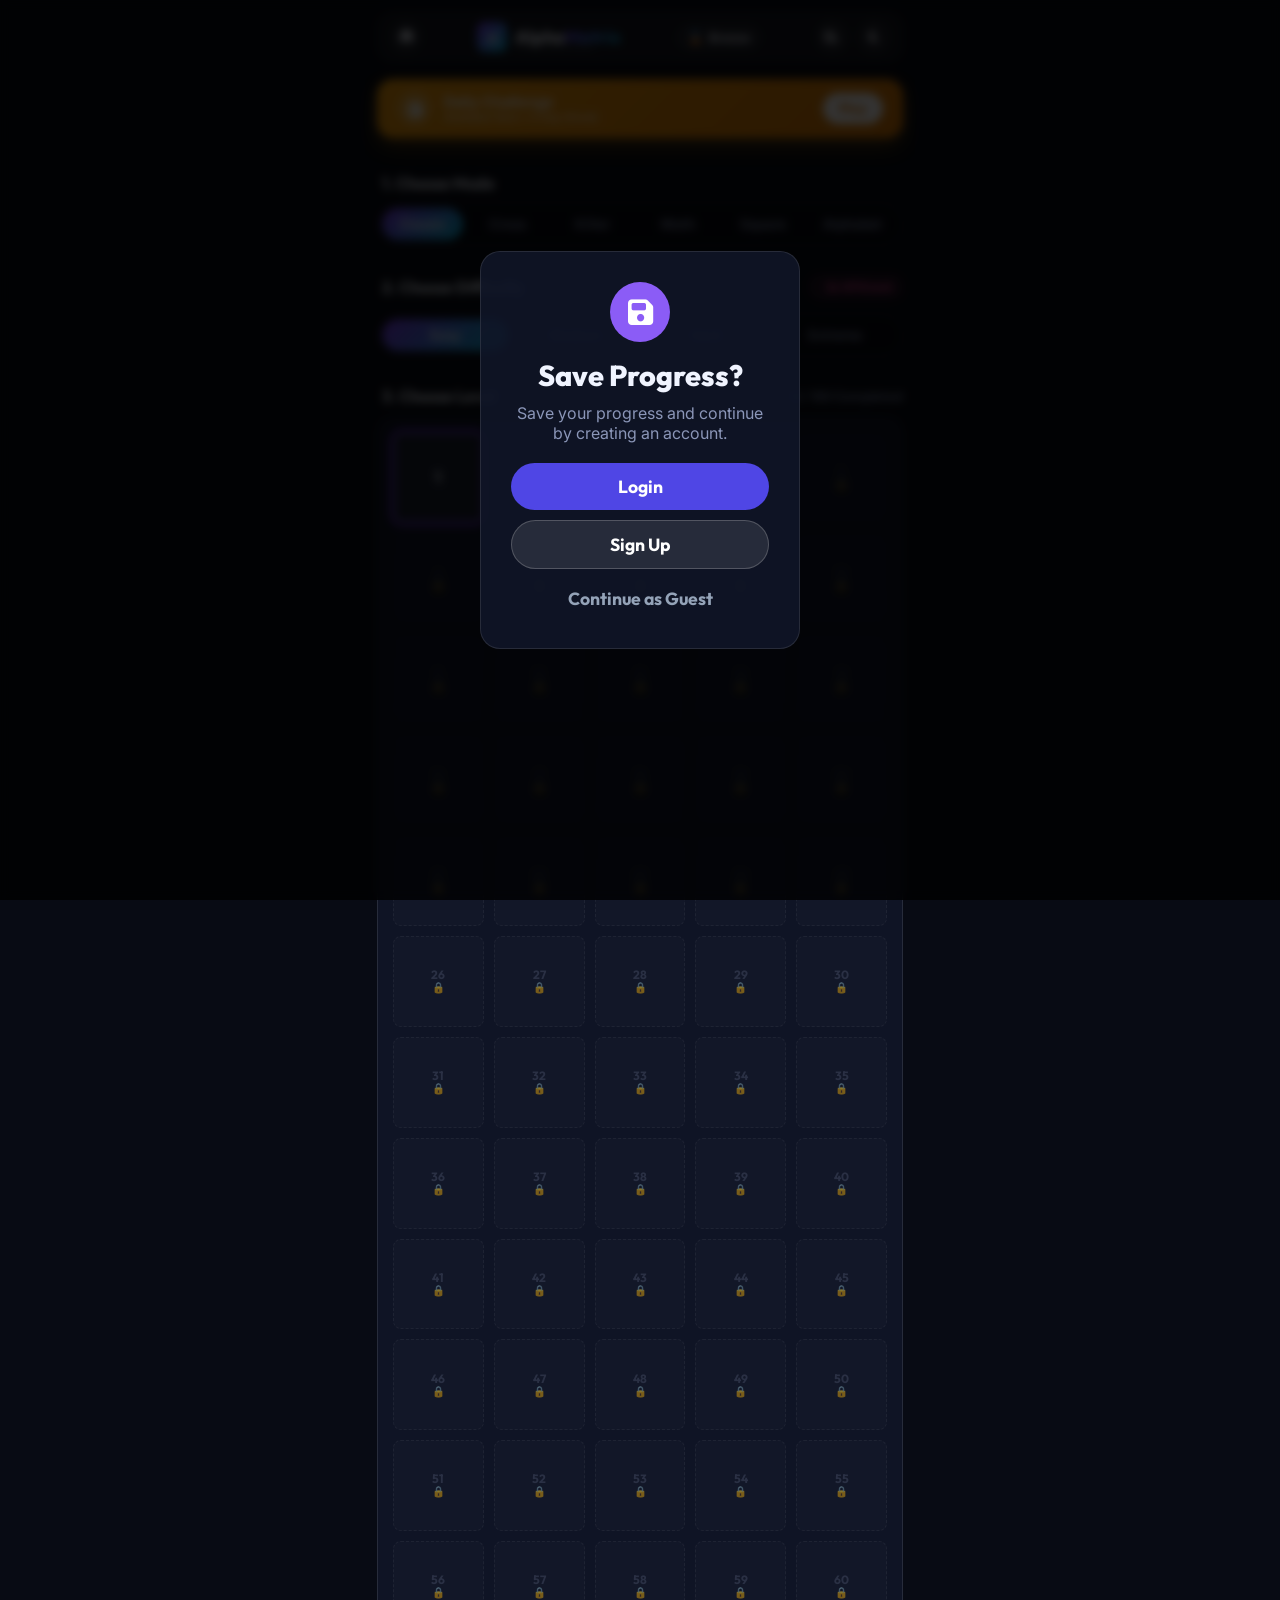
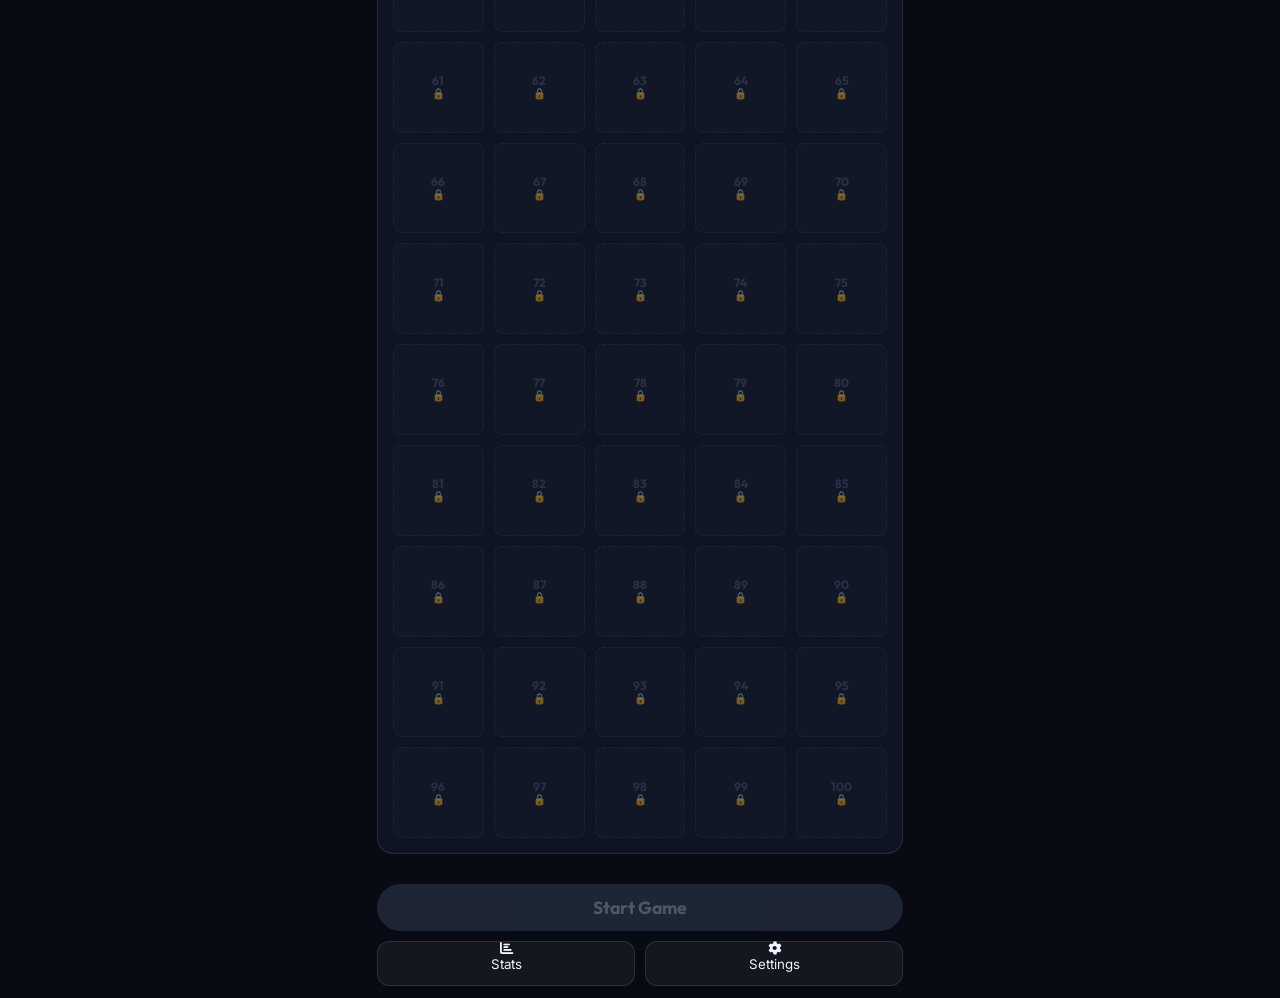
<file: index.html>
<!DOCTYPE html>
<html lang="en" data-theme="dark">
<head>
    <meta charset="UTF-8">
    <meta name="viewport" content="width=device-width, initial-scale=1.0, maximum-scale=1.0, user-scalable=no, viewport-fit=cover">
    <title>AlphaMatrix — Classic Sudoku</title>
    <!-- Google Fonts -->
    <link rel="preconnect" href="https://fonts.googleapis.com">
    <link rel="preconnect" href="https://fonts.gstatic.com" crossorigin>
    <link href="https://fonts.googleapis.com/css2?family=Outfit:wght@400;600;700;800;900&family=Inter:wght@400;500;600;700&family=Space+Mono:wght@700&display=swap" rel="stylesheet">
    <!-- FontAwesome -->
    <link rel="stylesheet" href="https://cdnjs.cloudflare.com/ajax/libs/font-awesome/6.5.0/css/all.min.css">
    <link rel="stylesheet" href="style.css">
</head>
<body>

<div class="app-wrapper">

    <!-- HEADER / TOP NAV -->
    <nav class="top-nav">
        <div style="display:flex; gap:10px; align-items:center;">
            <button id="btn-home" class="icon-btn" title="Go to Home"><i class="fas fa-home"></i></button>
            <button id="btn-back-map" class="icon-btn hidden" title="Back to Levels"><i class="fas fa-arrow-left"></i></button>
        </div>
        <div class="logo-group">
            <div class="logo-icon">α</div>
            <div style="display:flex; flex-direction:column;">
                <h1 class="logo-text">Alpha<span class="logo-accent">Matrix</span></h1>
                <div id="xp-bar-nav" class="xp-bar-mini">
                    <div id="xp-progress-nav" class="xp-fill"></div>
                </div>
            </div>
        </div>
        
        <div id="rank-badge-nav" class="rank-chip">
            <span id="rank-icon-nav">🥉</span>
            <span id="rank-name-nav">Bronze</span>
        </div>
        
        <div id="level-badge" class="timer-wrap hidden" style="background:var(--grad); color:#fff; border-color:transparent;">
            <i class="fas fa-route"></i>
            <span id="level-display" style="font-weight:700; font-family:'Outfit'">Lvl 1</span>
        </div>

        <div id="timer-wrap" class="timer-wrap hidden">
            <i class="fas fa-clock timer-icon"></i>
            <span id="timer-display" class="timer-text">00:00</span>
            <button id="pause-btn" class="icon-btn"><i class="fas fa-pause"></i></button>
        </div>
        
        <div style="display:flex; gap:10px; align-items:center;">
            <button id="btn-open-stats-nav" class="icon-btn" title="Statistics"><i class="fas fa-chart-bar"></i></button>
            <button id="theme-toggle" class="icon-btn"><i class="fas fa-moon"></i></button>
        </div>
    </nav>

    <!-- LEVEL SELECTION HUB -->
    <div id="level-selection-view" class="setup-screen">
        
        <!-- RESUME GAME BANNER -->
        <div id="resume-banner" class="resume-banner hidden">
            <div style="display:flex; align-items:center; gap:12px;">
                <div class="resume-icon"><i class="fas fa-play"></i></div>
                <div>
                    <div style="font-weight:700; font-size:0.9rem;">Continue Last Game?</div>
                    <div id="resume-info" style="font-size:0.7rem; opacity:0.7;">Classic • Medium • 04:20</div>
                </div>
            </div>
            <button id="btn-resume-game" class="resume-btn-action">Resume</button>
        </div>

        <!-- DAILY CHALLENGE BANNER -->
        <div id="daily-challenge-banner" class="resume-banner" style="background: linear-gradient(135deg, #f59e0b, #d97706); box-shadow: 0 8px 20px rgba(245,158,11,0.3); margin-bottom: 15px;">
            <div style="display:flex; align-items:center; gap:12px;">
                <div class="resume-icon" style="background: rgba(255,255,255,0.2);"><i class="fas fa-calendar-day"></i></div>
                <div>
                    <div style="font-weight:700; font-size:0.9rem;">Daily Challenge</div>
                    <div id="daily-status" style="font-size:0.7rem; opacity:0.9;">Available Now • <span id="daily-streak-val">0</span> Day Streak</div>
                </div>
            </div>
            <button id="btn-play-daily" class="resume-btn-action" style="color: #d97706;">Play</button>
        </div>

        <div class="setup-section">
            <h3 class="setup-label">1. Choose Mode</h3>
            <div class="mode-tabs">
                <button class="mode-tab active" data-mode="classic">Classic</button>
                <button class="mode-tab" data-mode="cross">Cross</button>
                <button class="mode-tab" data-mode="killer">Killer</button>
                <button class="mode-tab" data-mode="math">Math</button>
                <button class="mode-tab" data-mode="square">Square</button>
                <button class="mode-tab" data-mode="alphabet">Alphabet</button>
            </div>
        </div>

        <div class="setup-section">
            <div style="display:flex; justify-content:space-between; align-items:center; margin-bottom:5px;">
                <h3 class="setup-label" style="margin:0;">2. Choose Difficulty</h3>
                <div id="weekly-event-tag" class="event-tag">
                    <i class="fas fa-calendar-star"></i> <span>2x XP Event</span>
                </div>
            </div>
            <div class="difficulty-group">
                <button class="diff-pill active" data-diff="easy">Easy</button>
                <button class="diff-pill" data-diff="medium">Medium</button>
                <button class="diff-pill" data-diff="hard">Hard</button>
                <button class="diff-pill" data-diff="extreme">Extreme</button>
            </div>
        </div>

        <div class="setup-section" style="flex:1; display:flex; flex-direction:column; min-height:0;">
            <div style="display:flex; justify-content:space-between; align-items:center;">
                <h3 class="setup-label">3. Choose Level</h3>
                <div id="progression-stats" style="font-size:0.8rem; color:var(--txt-dim); font-weight:600;">0% Complete</div>
            </div>
            <div class="level-grid-container">
                <div id="level-grid" class="level-grid clean-grid">
                    <!-- Tiles dynamically generated via JS -->
                </div>
            </div>
        </div>

        <div class="setup-action" style="display:flex; flex-direction:column; gap:10px;">
            <button id="btn-start-game" class="primary-btn setup-start-btn">Start Game</button>
            <div style="display:flex; gap:10px;">
                <button id="btn-open-stats" class="ctrl-btn" style="flex:1; height:45px; border-radius:12px; border:1px solid var(--border); background:var(--glass);">
                    <i class="fas fa-chart-bar"></i> Stats
                </button>
                <button id="btn-open-settings-hub" class="ctrl-btn" style="flex:1; height:45px; border-radius:12px; border:1px solid var(--border); background:var(--glass);">
                    <i class="fas fa-cog"></i> Settings
                </button>
            </div>
        </div>
    </div>

    <!-- MAIN GAME VIEW (Hidden initially) -->
    <div id="game-view" class="hidden">


    <!-- STATUS BAR -->
    <div class="status-bar">
        <div class="status-chip mistakes-chip">
            <span class="chip-label"><i class="fas fa-times-circle"></i> Mistakes</span>
            <span id="mistakes-display" class="chip-value">0/3</span>
        </div>
        <div class="status-chip hints-chip">
            <span class="chip-label"><i class="fas fa-lightbulb"></i> Hints</span>
            <span id="hints-display" class="chip-value">3</span>
        </div>
    </div>

    <!-- SUDOKU BOARD -->
    <div class="board-shell">
        <div class="board-glass">
            <div id="sudoku-board" class="sudoku-board"></div>
            <!-- Pause Overlay -->
            <div id="pause-overlay" class="board-overlay hidden">
                <div class="overlay-inner">
                    <div class="pause-ring"><i class="fas fa-pause"></i></div>
                    <p class="overlay-title">Paused</p>
                    <button id="resume-btn" class="primary-btn"><i class="fas fa-play"></i> Resume</button>
                </div>
            </div>
            <!-- Loading Overlay -->
            <div id="loading-overlay" class="board-overlay hidden">
                <div class="loader-ring"></div>
                <p class="loading-text">Generating<span class="dots">...</span></p>
            </div>
        </div>
    </div>

    <!-- BOTTOM UI: CONTROLS & NUMPAD -->
    <div class="bottom-ui-panel">
        <div class="controls-row">
            <button class="ctrl-btn" id="btn-undo">
                <div class="ctrl-icon-wrap"><i class="fas fa-rotate-left"></i></div>
                <span class="ctrl-label">Undo</span>
            </button>
            <button class="ctrl-btn" id="btn-erase">
                <div class="ctrl-icon-wrap"><i class="fas fa-eraser"></i></div>
                <span class="ctrl-label">Erase</span>
            </button>
            <button class="ctrl-btn" id="btn-notes">
                <div class="ctrl-icon-wrap">
                    <i class="fas fa-pen"></i>
                    <span id="notes-badge" class="mode-badge off">OFF</span>
                </div>
                <span class="ctrl-label">Notes</span>
            </button>
            <button class="ctrl-btn" id="btn-hint">
                <div class="ctrl-icon-wrap"><i class="fas fa-lightbulb"></i></div>
                <span class="ctrl-label">Hint</span>
            </button>
        </div>

        <div class="numpad-wrap" id="numpad-wrap">
            <!-- Render 1 to 9 -->
            <button class="num-btn" data-num="1">1</button>
            <button class="num-btn" data-num="2">2</button>
            <button class="num-btn" data-num="3">3</button>
            <button class="num-btn" data-num="4">4</button>
            <button class="num-btn" data-num="5">5</button>
            <button class="num-btn" data-num="6">6</button>
            <button class="num-btn" data-num="7">7</button>
            <button class="num-btn" data-num="8">8</button>
            <button class="num-btn" data-num="9">9</button>
        </div>
    </div>

    </div> <!-- End game-view -->

</div>

<!-- VICTORY / GAME OVER MODALS -->
<div id="victory-modal" class="modal-backdrop hidden">
    <div class="modal-card">
        <div class="modal-orb" style="background:#10b981"><i class="fas fa-trophy"></i></div>
        <h2 class="modal-title">You Win!</h2>
        <div id="vic-stars" style="display:flex; justify-content:center; gap:5px; margin-bottom:10px; font-size:1.5rem;">
            <i class="fas fa-star" style="color: #fbbf24;"></i>
            <i class="fas fa-star" style="color: #fbbf24;"></i>
            <i class="fas fa-star" style="color: #fbbf24;"></i>
        </div>
        <p class="modal-sub" id="vic-sub">Puzzle solved successfully.</p>

        <!-- ACHIEVEMENT UNLOCKED (HIDDEN BY DEFAULT) -->
        <div id="vic-achievement-unlocked" class="hidden" style="background: rgba(124,58,237,0.1); border: 1px solid var(--accent); border-radius: 12px; padding: 10px; margin-bottom: 20px; animation: glow 2s infinite alternate;">
            <div style="font-size: 0.65rem; font-weight: 800; color: var(--accent-2); text-transform: uppercase;">New Achievement!</div>
            <div style="display:flex; align-items:center; gap:10px; justify-content:center; margin-top:5px;">
                <span id="vic-achievement-icon" style="font-size:1.5rem;">🏆</span>
                <span id="vic-achievement-name" style="font-weight:700;">First Victory</span>
            </div>
        </div>

        <!-- NEW PROGRESSION STATS -->
        <div class="victory-progression" style="background:var(--glass); border-radius:15px; padding:15px; margin-bottom:20px; border:1px solid var(--border); text-align:left;">
            <div style="display:flex; justify-content:space-between; align-items:center; margin-bottom:10px;">
                <span style="font-size:0.8rem; font-weight:700; color:var(--txt-dim);">Rank Progress</span>
                <span id="vic-xp-gain" style="font-size:0.8rem; font-weight:800; color:var(--accent-2);">+100 XP</span>
            </div>
            <div class="xp-bar-large" style="width:100%; height:8px; background:rgba(255,255,255,0.1); border-radius:4px; overflow:hidden;">
                <div id="vic-xp-progress" class="xp-fill" style="width:0%;"></div>
            </div>
            <div style="display:flex; justify-content:space-between; margin-top:10px; font-size:0.75rem; font-weight:700;">
                <span id="vic-rank-current">Bronze</span>
                <div id="vic-streak-badge" style="color:var(--txt-hint);">
                    <i class="fas fa-fire"></i> <span id="vic-streak-count">1</span> Day Streak
                </div>
            </div>
        </div>

        <button id="vic-next-level-btn" class="primary-btn hidden" style="margin-bottom:10px;">Next Level <i class="fas fa-arrow-right"></i></button>
        <button id="vic-new-game-btn" class="primary-btn" style="margin-bottom:10px;">Play Again</button>
        <button class="secondary-btn btn-go-home" style="width:100%; height:45px; border-radius:12px; border:1px solid var(--border); background:var(--glass); color:var(--txt);">
            <i class="fas fa-home"></i> Home
        </button>
    </div>
</div>

<div id="game-over-modal" class="modal-backdrop hidden">
    <div class="modal-card">
        <div class="modal-orb" style="background:#ef4444"><i class="fas fa-times"></i></div>
        <h2 class="modal-title">Game Over</h2>
        <p class="modal-sub" id="go-sub">You made 3 mistakes.</p>
        <button id="go-new-game-btn" class="primary-btn" style="margin-bottom:10px;">Try Again</button>
        <button class="secondary-btn btn-go-home" style="width:100%; height:45px; border-radius:12px; border:1px solid var(--border); background:var(--glass); color:var(--txt);">
            <i class="fas fa-home"></i> Home
        </button>
    </div>
</div>

<!-- STATISTICS MODAL -->
<div id="stats-modal" class="modal-backdrop hidden">
    <div class="modal-card stats-card" style="max-width: 600px; width: 95%;">
        <div style="display:flex; justify-content:space-between; align-items:center; margin-bottom: 20px;">
            <h2 class="modal-title" style="margin:0;">Performance Dashboard</h2>
            <button id="btn-close-stats" class="icon-btn"><i class="fas fa-times"></i></button>
        </div>
        
        <div class="stats-grid-v2" style="display:grid; grid-template-columns: repeat(2, 1fr); gap:15px; max-height: 70vh; overflow-y: auto; padding: 5px; text-align: left;">
            <div class="stat-box-v2" style="background:var(--glass); padding:15px; border-radius:15px; border:1px solid var(--border); text-align:center;">
                <div style="font-size:0.7rem; color:var(--txt-dim); text-transform:uppercase;">Total Wins</div>
                <div id="stat-v2-total-wins" style="font-size:1.8rem; font-weight:800; color:var(--accent);">0</div>
            </div>
            <div class="stat-box-v2" style="background:var(--glass); padding:15px; border-radius:15px; border:1px solid var(--border); text-align:center;">
                <div style="font-size:0.7rem; color:var(--txt-dim); text-transform:uppercase;">Win Rate</div>
                <div id="stat-v2-win-rate" style="font-size:1.8rem; font-weight:800; color:var(--accent-2);">0%</div>
            </div>
            <div class="stat-box-v2" style="grid-column: span 2; background:var(--glass); padding:15px; border-radius:15px; border:1px solid var(--border);">
                <div style="font-size:0.7rem; color:var(--txt-dim); text-transform:uppercase; margin-bottom:10px;">Solve Time Improvement</div>
                <div style="height:40px; background:rgba(255,255,255,0.05); border-radius:5px; position:relative; overflow:hidden;">
                    <div id="stat-time-chart" style="height:100%; width:70%; background:var(--grad); opacity:0.6;"></div>
                </div>
            </div>
            <div class="stat-box-v2" style="background:var(--glass); padding:15px; border-radius:15px; border:1px solid var(--border);">
                <div style="font-size:0.7rem; color:var(--txt-dim); text-transform:uppercase;">Best Streak</div>
                <div id="stat-v2-best-streak" style="font-size:1.4rem; font-weight:800;">0</div>
            </div>
            <div class="stat-box-v2" style="background:var(--glass); padding:15px; border-radius:15px; border:1px solid var(--border);">
                <div style="font-size:0.7rem; color:var(--txt-dim); text-transform:uppercase;">Average Time</div>
                <div id="stat-v2-avg-time" style="font-size:1.4rem; font-weight:800;">00:00</div>
            </div>
            <div class="stat-box-v2" style="grid-column: span 2; background:var(--glass); padding:15px; border-radius:15px; border:1px solid var(--border);">
                <div style="font-size:0.7rem; color:var(--txt-dim); text-transform:uppercase; margin-bottom:10px;">Achievements Progress</div>
                <div style="display:flex; justify-content:space-between; align-items:center;">
                    <span id="stat-achievements-count" style="font-size:1rem; font-weight:800;">0 / 7</span>
                    <div style="width:150px; height:6px; background:rgba(255,255,255,0.1); border-radius:3px; overflow:hidden;">
                        <div id="stat-achievements-progress" style="height:100%; width:0%; background:var(--accent);"></div>
                    </div>
                </div>
            </div>
        </div>
    </div>
</div>

<!-- SETTINGS MODAL -->
<div id="settings-modal" class="modal-backdrop hidden">
    <div class="modal-card settings-card" style="max-width: 400px; width: 90%;">
        <div style="display:flex; justify-content:space-between; align-items:center; margin-bottom: 20px;">
            <h2 class="modal-title" style="margin:0;">Settings</h2>
            <button id="btn-close-settings" class="icon-btn"><i class="fas fa-times"></i></button>
        </div>
        
        <div class="settings-scroll-area" style="max-height: 60vh; overflow-y: auto; padding-right: 5px;">
            <div class="setting-item">
                <label>Theme</label>
                <div id="theme-grid-opts" class="theme-grid">
                    <button class="theme-opt active" data-t="dark" style="background:#080b14; border:1px solid #7c3aed;"></button>
                    <button class="theme-opt" data-t="light" style="background:#ffffff; border:1px solid #ccc;"></button>
                    <button class="theme-opt" data-t="neon" style="background:linear-gradient(45deg, #ff00ff, #00ffff);"></button>
                    <button class="theme-opt" data-t="galaxy" style="background:linear-gradient(45deg, #1a1a40, #5b21b6);"></button>
                    <button class="theme-opt" data-t="royal" style="background:linear-gradient(45deg, #111, #d4af37);"></button>
                    <button class="theme-opt" data-t="forest" style="background:linear-gradient(45deg, #134e4a, #10b981);"></button>
                </div>
            </div>

            <div class="setting-item">
                <div class="toggle-row">
                    <span>Sound Effects</span>
                    <button class="toggle-btn active" id="toggle-sound"></button>
                </div>
            </div>
            <div class="setting-item">
                <label>Volume</label>
                <div style="display:flex; align-items:center; gap:10px;">
                    <i class="fas fa-volume-down" style="font-size:0.8rem; opacity:0.6;"></i>
                    <input type="range" id="volume-slider" min="0" max="1" step="0.1" value="0.5" style="flex:1; accent-color:var(--accent);">
                    <i class="fas fa-volume-up" style="font-size:0.8rem; opacity:0.6;"></i>
                </div>
            </div>
            <div class="setting-item">
                <div class="toggle-row">
                    <span>Auto Complete</span>
                    <button class="toggle-btn active" id="toggle-auto"></button>
                </div>
            </div>
            <div class="setting-item">
                <div class="toggle-row">
                    <span>Highlight Region</span>
                    <button class="toggle-btn active" id="toggle-highlight"></button>
                </div>
            </div>

            <div class="setting-item">
                <label>Mistake Limit</label>
                <div class="multi-select">
                    <button class="multi-opt active" data-limit="3">3</button>
                    <button class="multi-opt" data-limit="5">5</button>
                    <button class="multi-opt" data-limit="0">∞</button>
                </div>
            </div>

            <hr style="opacity:0.1; margin: 15px 0;">

            <div class="settings-actions">
                <button class="action-btn" id="btn-how-to"><i class="fas fa-question-circle"></i> How To Play</button>
                <button class="action-btn" id="btn-achievements"><i class="fas fa-trophy"></i> Achievements</button>
                <button class="action-btn" id="btn-stats"><i class="fas fa-chart-bar"></i> Statistics</button>
                <button class="action-btn" id="btn-restart-lvl" style="color:#fbbf24;"><i class="fas fa-redo"></i> Restart Level</button>
                <button class="action-btn" id="btn-exit-lvl" style="color:#ef4444;"><i class="fas fa-door-open"></i> Exit to Levels</button>
            </div>
        </div>
    </div>
</div>

<!-- ACHIEVEMENTS MODAL -->
<div id="achievements-modal" class="modal-backdrop hidden">
    <div class="modal-card" style="max-width: 500px; width: 95%;">
        <div style="display:flex; justify-content:space-between; align-items:center; margin-bottom: 20px;">
            <h2 class="modal-title" style="margin:0;">Achievements</h2>
            <button id="btn-close-achievements" class="icon-btn"><i class="fas fa-times"></i></button>
        </div>
        <div id="achievements-grid" class="achievements-grid clean-grid" style="grid-template-columns: repeat(auto-fill, minmax(100px, 1fr)); max-height: 60vh; overflow-y: auto; padding: 10px;">
            <!-- Achievements generated via JS -->
        </div>
    </div>
</div>

<!-- HOW TO PLAY MODAL -->
<div id="how-to-modal" class="modal-backdrop hidden">
    <div class="modal-card" style="max-width: 500px; width: 95%; text-align: left; padding: 25px;">
        <div style="display:flex; justify-content:space-between; align-items:center; margin-bottom: 20px;">
            <h2 class="modal-title" style="margin:0;">How To Play</h2>
            <button id="btn-close-how-to" class="icon-btn"><i class="fas fa-times"></i></button>
        </div>

        <div class="mode-tabs mini-tabs" style="margin-bottom: 20px;">
            <button class="how-to-tab active" data-mode="classic">Classic</button>
            <button class="how-to-tab" data-mode="cross">Cross</button>
            <button class="how-to-tab" data-mode="killer">Killer</button>
            <button class="how-to-tab" data-mode="math">Math</button>
            <button class="how-to-tab" data-mode="square">Square</button>
            <button class="how-to-tab" data-mode="alphabet">Alpha</button>
        </div>

        <div id="how-to-content" style="min-height: 250px; font-size: 0.95rem; line-height: 1.6; color: var(--txt-dim);">
            <!-- Content dynamic via JS -->
            <div id="how-to-text">
                <h3 style="color:var(--txt); margin-bottom:10px;">Classic Sudoku</h3>
                <p>• Fill the 9x9 grid so that each <b>row</b>, each <b>column</b>, and each of the nine <b>3x3 subgrids</b> contains all of the digits from 1 to 9.</p>
                <p>• No number can repeat in any row, column, or 3x3 box.</p>
                <p>• The puzzle is solved when all cells are filled correctly.</p>
            </div>
        </div>
        
        <div style="margin-top:20px; text-align:center;">
            <button id="btn-close-how-to-bottom" class="primary-btn">Got it!</button>
        </div>
    </div>
</div>

<!-- AUTHENTICATION / SAVE MODAL -->
<div id="auth-modal" class="modal-backdrop hidden">
    <div class="modal-card">
        <div class="modal-orb" style="background:#8b5cf6"><i class="fas fa-save"></i></div>
        <h2 class="modal-title">Save Progress?</h2>
        <p class="modal-sub">Save your progress and continue by creating an account.</p>
        <div style="display:flex; flex-direction:column; gap:10px; width:100%; margin-top:20px;">
            <button id="btn-auth-login" class="primary-btn" style="background:#4f46e5;">Login</button>
            <button id="btn-auth-signup" class="primary-btn" style="background:rgba(255,255,255,0.1); border:1px solid rgba(255,255,255,0.2);">Sign Up</button>
            <button id="btn-auth-guest" class="primary-btn" style="background:transparent; color:#94a3b8; padding:8px;">Continue as Guest</button>
        </div>
    </div>
</div>

<script src="script.js"></script>
</body>
</html>
</file>
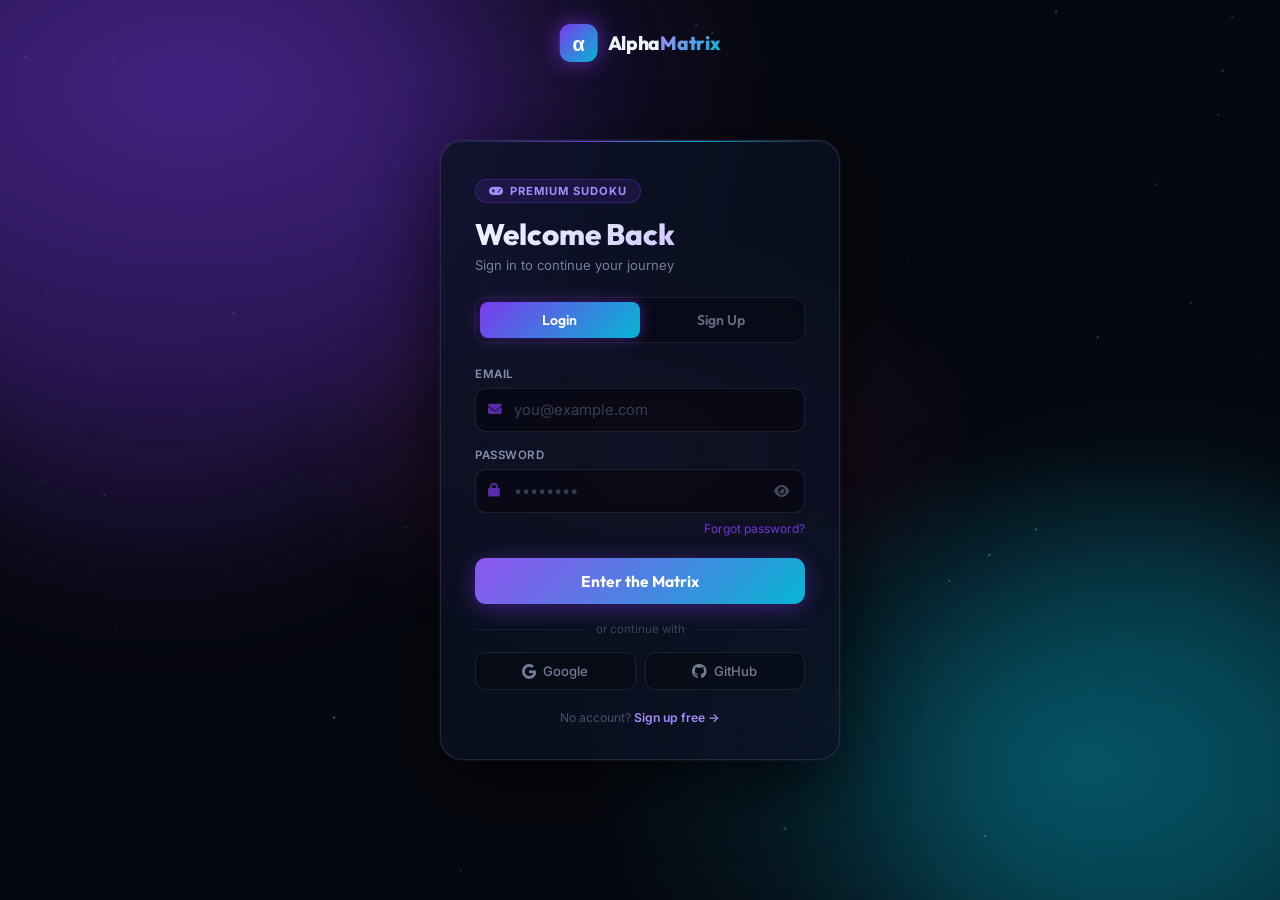
<file: login.html>
<!DOCTYPE html>
<html lang="en">
<head>
  <meta charset="UTF-8">
  <meta name="viewport" content="width=device-width, initial-scale=1.0, maximum-scale=1.0, user-scalable=no">
  <title>AlphaMatrix — Login</title>
  <meta name="description" content="Sign in or create an account to play AlphaMatrix — the premium sudoku experience.">

  <!-- Fonts — loaded async so page doesn't block -->
  <link rel="preconnect" href="https://fonts.googleapis.com">
  <link rel="preconnect" href="https://fonts.gstatic.com" crossorigin>
  <link href="https://fonts.googleapis.com/css2?family=Outfit:wght@400;600;700;800;900&family=Inter:wght@400;500;600&display=swap" rel="stylesheet">

  <!-- FontAwesome -->
  <link rel="stylesheet" href="https://cdnjs.cloudflare.com/ajax/libs/font-awesome/6.5.0/css/all.min.css">

  <style>
    /* ─────────────────────────────────────────────────────
       RESET
    ───────────────────────────────────────────────────── */
    *, *::before, *::after {
      box-sizing: border-box;
      margin: 0; padding: 0;
      -webkit-tap-highlight-color: transparent;
    }

    html, body {
      width: 100%; height: 100%;
      font-family: 'Inter', 'Segoe UI', sans-serif;
      background: #06080f;
      color: #f0f4ff;
      overflow: hidden;
    }

    /* ─────────────────────────────────────────────────────
       ANIMATED GRADIENT BACKGROUND (pure CSS — no GSAP)
    ───────────────────────────────────────────────────── */
    .bg-layer {
      position: fixed;
      inset: 0;
      z-index: 0;
      background:
        radial-gradient(ellipse 70% 60% at 15% 10%, rgba(124,58,237,.35) 0%, transparent 65%),
        radial-gradient(ellipse 60% 55% at 85% 85%, rgba(6,182,212,.28) 0%,  transparent 65%),
        radial-gradient(ellipse 45% 40% at 50% 50%, rgba(236,72,153,.14) 0%, transparent 60%),
        #06080f;
      animation: bgShimmer 10s ease-in-out infinite alternate;
    }
    @keyframes bgShimmer {
      0%   { filter: brightness(1);   }
      50%  { filter: brightness(1.08); }
      100% { filter: brightness(1);   }
    }

    /* Orbs — pure CSS, no JS needed */
    .orb {
      position: fixed;
      border-radius: 50%;
      filter: blur(80px);
      pointer-events: none;
      z-index: 0;
    }
    .orb-1 {
      width: 55vmax; height: 55vmax;
      background: rgba(124,58,237,.25);
      top: -20%; left: -15%;
      animation: orbFloat1 14s ease-in-out infinite alternate;
    }
    .orb-2 {
      width: 40vmax; height: 40vmax;
      background: rgba(6,182,212,.22);
      bottom: -15%; right: -10%;
      animation: orbFloat2 10s ease-in-out infinite alternate;
    }
    @keyframes orbFloat1 { from{transform:translate(0,0)} to{transform:translate(3%,4%)} }
    @keyframes orbFloat2 { from{transform:translate(0,0)} to{transform:translate(-4%,-3%)} }

    /* Particle canvas */
    #bg-canvas {
      position: fixed; inset: 0;
      width: 100%; height: 100%;
      pointer-events: none;
      z-index: 0;
      opacity: .55;
    }

    /* ─────────────────────────────────────────────────────
       PAGE CENTRE
    ───────────────────────────────────────────────────── */
    .page {
      position: relative;
      z-index: 1;
      width: 100%; height: 100vh; height: 100dvh;
      display: flex;
      flex-direction: column;
      align-items: center;
      justify-content: center;
      padding: 16px;
      overflow-y: auto;
    }

    /* ─────────────────────────────────────────────────────
       LOGO  — always visible; CSS animates it in
    ───────────────────────────────────────────────────── */
    .logo-bar {
      position: absolute;
      top: 24px; left: 50%;
      transform: translateX(-50%);
      display: flex;
      align-items: center;
      gap: 10px;
      animation: slideDown .6s .1s both ease-out;
    }
    @keyframes slideDown {
      from { opacity:0; transform:translateX(-50%) translateY(-18px); }
      to   { opacity:1; transform:translateX(-50%) translateY(0); }
    }
    .logo-icon {
      width: 38px; height: 38px;
      border-radius: 11px;
      background: linear-gradient(135deg,#7c3aed,#06b6d4);
      display: flex; align-items: center; justify-content: center;
      box-shadow: 0 0 22px rgba(124,58,237,.65);
      flex-shrink: 0;
    }
    .logo-icon span {
      font-family: 'Outfit', sans-serif;
      font-size: 1.25rem; font-weight: 900;
      color: #fff;
    }
    .logo-name {
      font-family: 'Outfit', sans-serif;
      font-size: 1.2rem; font-weight: 800;
      letter-spacing: -.3px;
    }
    .logo-name em {
      font-style: normal;
      background: linear-gradient(135deg,#a78bfa,#06b6d4);
      -webkit-background-clip: text;
      -webkit-text-fill-color: transparent;
      background-clip: text;
    }

    /* ─────────────────────────────────────────────────────
       GLASS CARD  — always visible; CSS animates it in
    ───────────────────────────────────────────────────── */
    .auth-card {
      width: 100%;
      max-width: 400px;
      background: rgba(12, 18, 38, 0.78);
      border: 1px solid rgba(255,255,255,.10);
      border-radius: 22px;
      padding: 38px 34px 34px;
      backdrop-filter: blur(30px);
      -webkit-backdrop-filter: blur(30px);
      box-shadow:
        0 0 0 1px rgba(124,58,237,.10),
        0 20px 70px rgba(0,0,0,.65),
        inset 0 1px 0 rgba(255,255,255,.06);
      position: relative;
      overflow: hidden;
      /* CSS fallback entrance — always runs */
      animation: cardIn .65s .25s both cubic-bezier(.34,1.56,.64,1);
    }
    @keyframes cardIn {
      from { opacity:0; transform:translateY(32px) scale(.95); }
      to   { opacity:1; transform:translateY(0)   scale(1); }
    }

    /* Top accent shimmer */
    .auth-card::before {
      content: '';
      position: absolute;
      top: 0; left: 5%; right: 5%;
      height: 1px;
      background: linear-gradient(90deg, transparent, rgba(124,58,237,.9) 35%, rgba(6,182,212,.9) 65%, transparent);
    }

    /* ── Badge ── */
    .card-badge {
      display: inline-flex;
      align-items: center; gap: 6px;
      background: rgba(124,58,237,.13);
      border: 1px solid rgba(124,58,237,.3);
      border-radius: 100px;
      padding: 4px 13px;
      font-size: .7rem; font-weight: 700;
      color: #a78bfa;
      text-transform: uppercase; letter-spacing: 1px;
      margin-bottom: 14px;
    }

    /* ── Heading ── */
    .card-title {
      font-family: 'Outfit', sans-serif;
      font-size: 1.85rem; font-weight: 800;
      line-height: 1.15;
      margin-bottom: 6px;
      background: linear-gradient(135deg, #f0f4ff 0%, #c4b5fd 100%);
      -webkit-background-clip: text;
      -webkit-text-fill-color: transparent;
      background-clip: text;
    }
    .card-sub {
      font-size: .82rem;
      color: rgba(176,185,220,.65);
      margin-bottom: 24px;
    }

    /* ── Tab Switcher ── */
    .tab-wrap {
      display: flex;
      background: rgba(0,0,0,.3);
      border: 1px solid rgba(255,255,255,.07);
      border-radius: 11px;
      padding: 4px; gap: 4px;
      margin-bottom: 24px;
      position: relative;
    }
    .tab-slide {
      position: absolute;
      top: 4px; bottom: 4px;
      left: 4px;
      width: calc(50% - 4px);
      border-radius: 8px;
      background: linear-gradient(135deg,#7c3aed,#06b6d4);
      box-shadow: 0 0 14px rgba(124,58,237,.5);
      transition: left .3s cubic-bezier(.34,1.56,.64,1),
                  width .3s ease;
      z-index: 0;
    }
    .tab-btn {
      flex: 1; padding: 9px 0;
      background: transparent; border: none;
      border-radius: 8px;
      font-family: 'Outfit', sans-serif;
      font-size: .88rem; font-weight: 600;
      color: rgba(176,185,220,.55);
      cursor: pointer;
      position: relative; z-index: 1;
      transition: color .2s;
    }
    .tab-btn.active { color: #fff; }

    /* ── Field ── */
    .field { margin-bottom: 16px; }
    .field-label {
      display: block;
      font-size: .72rem; font-weight: 600;
      color: rgba(176,185,220,.75);
      text-transform: uppercase; letter-spacing: .5px;
      margin-bottom: 7px;
    }
    .input-wrap { position: relative; }
    .input-icon {
      position: absolute;
      left: 13px; top: 50%; transform: translateY(-50%);
      font-size: .85rem;
      color: rgba(124,58,237,.7);
      pointer-events: none;
      transition: color .2s;
      z-index: 1;
    }
    .input-wrap:focus-within .input-icon { color: #a78bfa; }
    .field-input {
      width: 100%;
      padding: 12px 14px 12px 38px;
      background: rgba(0,0,0,.38);
      border: 1px solid rgba(255,255,255,.09);
      border-radius: 11px;
      color: #f0f4ff;
      font-family: 'Inter', sans-serif;
      font-size: .93rem;
      outline: none;
      transition: border-color .2s, box-shadow .2s, background .2s;
    }
    .field-input::placeholder { color: rgba(176,185,220,.3); }
    .field-input:focus {
      border-color: rgba(124,58,237,.7);
      background: rgba(124,58,237,.07);
      box-shadow: 0 0 0 3px rgba(124,58,237,.15);
    }
    .field-input.shake {
      animation: fieldShake .35s ease;
    }
    @keyframes fieldShake {
      0%,100%{transform:translateX(0)}
      20%{transform:translateX(-5px)}
      40%{transform:translateX(5px)}
      60%{transform:translateX(-4px)}
      80%{transform:translateX(4px)}
    }

    /* Password toggle */
    .pw-eye {
      position: absolute;
      right: 13px; top: 50%; transform: translateY(-50%);
      background: none; border: none;
      color: rgba(176,185,220,.35);
      cursor: pointer; font-size: .85rem;
      transition: color .2s; padding: 3px;
      z-index: 1;
    }
    .pw-eye:hover { color: #a78bfa; }

    /* Field error */
    .field-err {
      font-size: .72rem; color: #f87171;
      margin-top: 5px;
      display: none; align-items: center; gap: 5px;
    }
    .field-err.show { display: flex; }

    /* Signup-only (username) — hidden by default */
    .su-only {
      max-height: 0; overflow: hidden;
      opacity: 0;
      transition: max-height .35s ease, opacity .3s ease, margin-bottom .3s ease;
      margin-bottom: 0;
    }
    .su-only.open {
      max-height: 120px; opacity: 1;
      margin-bottom: 16px;
    }

    /* Forgot */
    .forgot {
      display: block;
      text-align: right;
      font-size: .75rem; color: rgba(124,58,237,.9);
      text-decoration: none;
      margin-top: -8px; margin-bottom: 22px;
      transition: color .2s;
    }
    .forgot:hover { color: #a78bfa; }

    /* ── Submit Button ── */
    .submit-btn {
      width: 100%; padding: 13px;
      border: none; border-radius: 11px;
      background: linear-gradient(135deg,#7c3aed,#06b6d4);
      color: #fff;
      font-family: 'Outfit', sans-serif;
      font-size: .97rem; font-weight: 700;
      cursor: pointer;
      position: relative; overflow: hidden;
      margin-bottom: 18px;
      box-shadow: 0 4px 22px rgba(124,58,237,.42);
      transition: transform .15s, box-shadow .2s;
    }
    .submit-btn::after {
      content: '';
      position: absolute; inset: 0;
      background: linear-gradient(135deg,rgba(255,255,255,.14),transparent);
      pointer-events: none;
    }
    .submit-btn:hover {
      transform: translateY(-2px);
      box-shadow: 0 8px 32px rgba(124,58,237,.55);
    }
    .submit-btn:active { transform: scale(.97); }
    .submit-btn:disabled { opacity:.7; cursor:not-allowed; transform:none; }

    /* Spinner */
    .spin-ring {
      display: inline-block;
      width: 18px; height: 18px;
      border: 2px solid rgba(255,255,255,.3);
      border-top-color: #fff;
      border-radius: 50%;
      animation: spin .7s linear infinite;
      vertical-align: middle;
      margin-right: 6px;
    }
    @keyframes spin { to{transform:rotate(360deg)} }
    .spin-ring { display: none; }
    .loading .spin-ring { display: inline-block; }
    .loading .btn-label { display: none; }

    /* ── Divider ── */
    .divider {
      display: flex; align-items: center; gap: 10px;
      font-size: .72rem; color: rgba(176,185,220,.3);
      margin-bottom: 16px;
    }
    .divider::before, .divider::after {
      content: ''; flex: 1;
      height: 1px; background: rgba(255,255,255,.07);
    }

    /* ── Social ── */
    .social-row { display: flex; gap: 9px; margin-bottom: 20px; }
    .social-btn {
      flex: 1; padding: 10px;
      background: rgba(0,0,0,.28);
      border: 1px solid rgba(255,255,255,.09);
      border-radius: 10px;
      color: rgba(176,185,220,.65);
      font-family: 'Inter', sans-serif;
      font-size: .82rem; font-weight: 500;
      cursor: pointer;
      display: flex; align-items: center; justify-content: center; gap: 7px;
      transition: all .2s;
    }
    .social-btn:hover {
      background: rgba(255,255,255,.06);
      border-color: rgba(255,255,255,.15);
      color: #f0f4ff;
      transform: translateY(-1px);
    }
    .social-btn i { font-size: .95rem; }

    /* ── Note ── */
    .bottom-note {
      text-align: center;
      font-size: .76rem; color: rgba(176,185,220,.38);
    }
    .bottom-note a {
      color: #a78bfa; text-decoration: none; font-weight: 600;
    }
    .bottom-note a:hover { color: #c4b5fd; }

    /* ─────────────────────────────────────────────────────
       TOAST
    ───────────────────────────────────────────────────── */
    .toast {
      position: fixed;
      bottom: 28px; left: 50%;
      transform: translateX(-50%) translateY(70px);
      background: rgba(12,18,38,.96);
      border: 1px solid rgba(255,255,255,.1);
      border-radius: 11px;
      padding: 12px 18px;
      display: flex; align-items: center; gap: 9px;
      font-size: .83rem; font-weight: 500;
      backdrop-filter: blur(18px);
      box-shadow: 0 8px 28px rgba(0,0,0,.5);
      z-index: 9998;
      opacity: 0; pointer-events: none;
      white-space: nowrap;
      transition: opacity .3s, transform .3s cubic-bezier(.34,1.56,.64,1);
    }
    .toast.visible {
      opacity: 1;
      transform: translateX(-50%) translateY(0);
    }
    .toast.success { border-left: 3px solid #10b981; }
    .toast.success .toast-icon { color: #10b981; }
    .toast.error   { border-left: 3px solid #f87171; }
    .toast.error   .toast-icon { color: #f87171; }

    /* ─────────────────────────────────────────────────────
       EXIT OVERLAY
    ───────────────────────────────────────────────────── */
    #exit-veil {
      position: fixed; inset: 0;
      background: #06080f;
      z-index: 9999;
      opacity: 0; pointer-events: none;
      transition: opacity .45s ease;
    }
    #exit-veil.active { opacity: 1; pointer-events: all; }

    /* ─────────────────────────────────────────────────────
       RESPONSIVE
    ───────────────────────────────────────────────────── */
    @media (max-width: 440px) {
      .auth-card { padding: 32px 20px 28px; border-radius: 18px; }
      .card-title { font-size: 1.6rem; }
    }
    @media (max-height: 680px) {
      .auth-card { padding: 26px 28px 24px; }
      .card-sub  { margin-bottom: 16px; }
      .field     { margin-bottom: 11px; }
    }
  </style>
</head>
<body>

<!-- ── BACKGROUND ──────────────────────────────────────── -->
<div class="bg-layer" aria-hidden="true"></div>
<div class="orb orb-1" aria-hidden="true"></div>
<div class="orb orb-2" aria-hidden="true"></div>
<canvas id="bg-canvas" aria-hidden="true"></canvas>

<!-- ── PAGE ───────────────────────────────────────────── -->
<div class="page">

  <!-- Logo -->
  <div class="logo-bar" aria-label="AlphaMatrix logo">
    <div class="logo-icon" aria-hidden="true"><span>α</span></div>
    <span class="logo-name">Alpha<em>Matrix</em></span>
  </div>

  <!-- Card -->
  <div class="auth-card" id="auth-card" role="main">

    <div class="card-badge">
      <i class="fas fa-gamepad" aria-hidden="true"></i> Premium Sudoku
    </div>
    <h1 class="card-title" id="card-title">Welcome Back</h1>
    <p  class="card-sub"   id="card-sub">Sign in to continue your journey</p>

    <!-- Tabs -->
    <div class="tab-wrap" role="tablist">
      <div class="tab-slide" id="tab-slide" aria-hidden="true"></div>
      <button class="tab-btn active" id="tab-login"  role="tab" aria-selected="true">Login</button>
      <button class="tab-btn"        id="tab-signup" role="tab" aria-selected="false">Sign Up</button>
    </div>

    <form id="auth-form" novalidate>

      <!-- Username (signup only) -->
      <div class="su-only" id="su-field">
        <div class="field" style="margin-bottom:0">
          <label class="field-label" for="in-username">Username</label>
          <div class="input-wrap">
            <i class="fas fa-user input-icon" aria-hidden="true"></i>
            <input type="text" id="in-username" class="field-input"
              placeholder="Pick a username" autocomplete="username" maxlength="30">
          </div>
          <div class="field-err" id="err-username">
            <i class="fas fa-circle-exclamation" aria-hidden="true"></i>
            <span id="err-username-txt">At least 3 characters</span>
          </div>
        </div>
      </div>

      <!-- Email -->
      <div class="field">
        <label class="field-label" for="in-email">Email</label>
        <div class="input-wrap">
          <i class="fas fa-envelope input-icon" aria-hidden="true"></i>
          <input type="email" id="in-email" class="field-input"
            placeholder="you@example.com" autocomplete="email" required>
        </div>
        <div class="field-err" id="err-email">
          <i class="fas fa-circle-exclamation" aria-hidden="true"></i>
          <span>Enter a valid email address</span>
        </div>
      </div>

      <!-- Password -->
      <div class="field">
        <label class="field-label" for="in-password">Password</label>
        <div class="input-wrap">
          <i class="fas fa-lock input-icon" aria-hidden="true"></i>
          <input type="password" id="in-password" class="field-input"
            placeholder="••••••••" autocomplete="current-password" required minlength="6">
          <button type="button" class="pw-eye" id="pw-eye" aria-label="Show/hide password">
            <i class="fas fa-eye" aria-hidden="true"></i>
          </button>
        </div>
        <div class="field-err" id="err-password">
          <i class="fas fa-circle-exclamation" aria-hidden="true"></i>
          <span>Password must be at least 6 characters</span>
        </div>
      </div>

      <!-- Forgot -->
      <a href="#" class="forgot" id="forgot-link">Forgot password?</a>

      <!-- Submit -->
      <button type="submit" class="submit-btn" id="submit-btn" aria-label="Submit login or signup">
        <span class="spin-ring" aria-hidden="true"></span>
        <span class="btn-label" id="btn-label">Enter the Matrix</span>
      </button>

      <!-- Divider -->
      <div class="divider" aria-hidden="true">or continue with</div>

      <!-- Social -->
      <div class="social-row">
        <button type="button" class="social-btn" id="btn-google">
          <i class="fab fa-google" aria-hidden="true"></i> Google
        </button>
        <button type="button" class="social-btn" id="btn-github">
          <i class="fab fa-github" aria-hidden="true"></i> GitHub
        </button>
      </div>

      <!-- Note -->
      <p class="bottom-note" id="bottom-note">
        No account? <a href="#" id="switch-link">Sign up free →</a>
      </p>

    </form>
  </div>
</div>

<!-- Toast -->
<div class="toast" id="toast" role="status" aria-live="polite">
  <i class="fas fa-circle-check toast-icon" id="toast-icon" aria-hidden="true"></i>
  <span id="toast-msg">Welcome!</span>
</div>

<!-- Exit veil -->
<div id="exit-veil" aria-hidden="true"></div>

<script>
/* ════════════════════════════════════════════════════════
   PARTICLES  (self-contained canvas — no CDN)
════════════════════════════════════════════════════════ */
(function () {
  var c   = document.getElementById('bg-canvas');
  var ctx = c.getContext('2d');
  var pts = [];

  function resize() { c.width = window.innerWidth; c.height = window.innerHeight; }
  resize();
  window.addEventListener('resize', resize);

  for (var i = 0; i < 90; i++) {
    pts.push({
      x:  Math.random() * c.width,
      y:  Math.random() * c.height,
      r:  Math.random() * 1.3 + .3,
      vx: (Math.random() - .5) * .22,
      vy: (Math.random() - .5) * .22,
      a:  Math.random() * .45 + .1,
      h:  Math.random() > .5 ? 265 : 190
    });
  }

  function draw() {
    ctx.clearRect(0, 0, c.width, c.height);
    pts.forEach(function(p) {
      p.x += p.vx; p.y += p.vy;
      if (p.x < -5)         p.x = c.width  + 5;
      if (p.x > c.width+5)  p.x = -5;
      if (p.y < -5)         p.y = c.height + 5;
      if (p.y > c.height+5) p.y = -5;
      ctx.beginPath();
      ctx.arc(p.x, p.y, p.r, 0, 6.28);
      ctx.fillStyle = 'hsla('+p.h+',80%,70%,'+p.a+')';
      ctx.fill();
    });
    for (var i = 0; i < pts.length; i++) {
      for (var j = i+1; j < pts.length; j++) {
        var dx = pts[i].x - pts[j].x, dy = pts[i].y - pts[j].y;
        var d  = Math.sqrt(dx*dx + dy*dy);
        if (d < 100) {
          ctx.beginPath();
          ctx.strokeStyle = 'hsla(260,70%,65%,' + ((1 - d/100) * .09) + ')';
          ctx.lineWidth = .5;
          ctx.moveTo(pts[i].x, pts[i].y);
          ctx.lineTo(pts[j].x, pts[j].y);
          ctx.stroke();
        }
      }
    }
    requestAnimationFrame(draw);
  }
  draw();
})();


/* ════════════════════════════════════════════════════════
   APP LOGIC
════════════════════════════════════════════════════════ */
(function () {

  /* ── If already logged in jump straight to game ─── */
  if (localStorage.getItem('amUser')) {
    goToGame();
    return;
  }

  /* ── State ──────────────────────────────────────── */
  var isSignup = false;

  /* ── DOM refs ───────────────────────────────────── */
  var tabLogin   = document.getElementById('tab-login');
  var tabSignup  = document.getElementById('tab-signup');
  var tabSlide   = document.getElementById('tab-slide');
  var cardTitle  = document.getElementById('card-title');
  var cardSub    = document.getElementById('card-sub');
  var suField    = document.getElementById('su-field');
  var inUser     = document.getElementById('in-username');
  var inEmail    = document.getElementById('in-email');
  var inPass     = document.getElementById('in-password');
  var forgotLink = document.getElementById('forgot-link');
  var submitBtn  = document.getElementById('submit-btn');
  var btnLabel   = document.getElementById('btn-label');
  var switchLink = document.getElementById('switch-link');
  var bottomNote = document.getElementById('bottom-note');
  var pwEyeBtn   = document.getElementById('pw-eye');
  var form       = document.getElementById('auth-form');

  /* ── Tab switching ─────────────────────────────── */
  function activateLogin() {
    isSignup = false;
    tabLogin.classList.add('active');   tabLogin.setAttribute('aria-selected','true');
    tabSignup.classList.remove('active'); tabSignup.setAttribute('aria-selected','false');
    tabSlide.style.left = '4px';

    animateText(cardTitle, 'Welcome Back');
    animateText(cardSub, 'Sign in to continue your journey');
    btnLabel.textContent = 'Enter the Matrix';

    suField.classList.remove('open');
    forgotLink.style.display = 'block';
    bottomNote.innerHTML = 'No account? <a href="#" id="switch-link">Sign up free →</a>';
    document.getElementById('switch-link').addEventListener('click', function(e){ e.preventDefault(); activateSignup(); });
    clearErrors();
  }

  function activateSignup() {
    isSignup = true;
    tabSignup.classList.add('active');  tabSignup.setAttribute('aria-selected','true');
    tabLogin.classList.remove('active'); tabLogin.setAttribute('aria-selected','false');
    tabSlide.style.left = 'calc(50%)';

    animateText(cardTitle, 'Create Account');
    animateText(cardSub, 'Join the Matrix — it\'s free!');
    btnLabel.textContent = 'Create Account';

    suField.classList.add('open');
    forgotLink.style.display = 'none';
    bottomNote.innerHTML = 'Have an account? <a href="#" id="switch-link">Log in →</a>';
    document.getElementById('switch-link').addEventListener('click', function(e){ e.preventDefault(); activateLogin(); });
    clearErrors();
  }

  /* Quick CSS fade text swap */
  function animateText(el, newText) {
    el.style.transition = 'opacity .15s';
    el.style.opacity = '0';
    setTimeout(function() {
      el.textContent = newText;
      el.style.opacity = '1';
    }, 160);
  }

  tabLogin.addEventListener('click',  function(){ if (isSignup)  activateLogin();  });
  tabSignup.addEventListener('click', function(){ if (!isSignup) activateSignup(); });
  switchLink.addEventListener('click', function(e){ e.preventDefault(); activateSignup(); });

  /* ── Password eye ──────────────────────────────── */
  var pwVisible = false;
  pwEyeBtn.addEventListener('click', function() {
    pwVisible = !pwVisible;
    inPass.type = pwVisible ? 'text' : 'password';
    pwEyeBtn.querySelector('i').className = pwVisible ? 'fas fa-eye-slash' : 'fas fa-eye';
  });

  /* ── Validation ─────────────────────────────────── */
  function showError(fieldId, errId) {
    var input = document.getElementById(fieldId);
    var errEl = document.getElementById(errId);
    if (errEl) errEl.classList.add('show');
    if (input) { input.classList.add('shake'); setTimeout(function(){ input.classList.remove('shake'); }, 400); }
  }
  function clearErrors() {
    document.querySelectorAll('.field-err').forEach(function(e){ e.classList.remove('show'); });
  }
  [inEmail, inPass, inUser].forEach(function(el) {
    if (!el) return;
    el.addEventListener('input', function() {
      var row = el.closest('.field') || el.closest('.su-only');
      if (row) row.querySelectorAll('.field-err').forEach(function(e){ e.classList.remove('show'); });
    });
  });

  function validate() {
    var ok = true;
    var emailOk = /^[^\s@]+@[^\s@]+\.[^\s@]+$/.test(inEmail.value.trim());
    if (!emailOk)          { showError('in-email',    'err-email');    ok = false; }
    if (inPass.value.length < 6) { showError('in-password', 'err-password'); ok = false; }
    if (isSignup && inUser.value.trim().length < 3) { showError('in-username', 'err-username'); ok = false; }
    return ok;
  }

  /* ── Submit ─────────────────────────────────────── */
  form.addEventListener('submit', function(e) {
    e.preventDefault();
    clearErrors();
    if (!validate()) return;

    submitBtn.classList.add('loading');
    submitBtn.disabled = true;

    /* Simulate async auth — replace with real API */
    setTimeout(function() {
      var email = inEmail.value.trim();
      var uname = isSignup ? inUser.value.trim() : email.split('@')[0];
      localStorage.setItem('amUser', JSON.stringify({ email: email, username: uname }));

      submitBtn.classList.remove('loading');
      showToast('Welcome, ' + uname + '! 🎮', 'success');
      setTimeout(goToGame, 900);
    }, 1300);
  });

  /* ── Social (demo) ──────────────────────────────── */
  document.getElementById('btn-google').addEventListener('click', function(){ showToast('Google login coming soon!', 'error'); });
  document.getElementById('btn-github').addEventListener('click', function(){ showToast('GitHub login coming soon!', 'error'); });

  /* ── Forgot ─────────────────────────────────────── */
  document.getElementById('forgot-link').addEventListener('click', function(e){
    e.preventDefault();
    showToast('Reset link sent to your email.', 'success');
  });

  /* ── Button hover glow (pure JS, no GSAP needed) ── */
  submitBtn.addEventListener('mouseenter', function(){ this.style.boxShadow = '0 8px 32px rgba(124,58,237,.58)'; });
  submitBtn.addEventListener('mouseleave', function(){ this.style.boxShadow = '0 4px 22px rgba(124,58,237,.42)'; });

  /* ── Toast ──────────────────────────────────────── */
  var toastTimer;
  function showToast(msg, type) {
    var toastEl = document.getElementById('toast');
    var msgEl   = document.getElementById('toast-msg');
    var iconEl  = document.getElementById('toast-icon');
    clearTimeout(toastTimer);

    msgEl.textContent = msg;
    toastEl.className = 'toast ' + type;
    iconEl.className  = (type === 'success' ? 'fas fa-circle-check' : 'fas fa-circle-exclamation') + ' toast-icon';

    /* Force reflow then show */
    toastEl.offsetHeight;
    toastEl.classList.add('visible');

    toastTimer = setTimeout(function() { toastEl.classList.remove('visible'); }, 2800);
  }

  /* ── Page transition → world map ───────────────────── */
  function goToGame() {
    var veil = document.getElementById('exit-veil');
    veil.classList.add('active');
    setTimeout(function() { window.location.href = 'index.html'; }, 480);
  }

})();
</script>
</body>
</html>
</file>
<file: style.css>
/* Phase 1 CSS - Clean & Responsive */
:root {
  --accent: #7c3aed;
  --accent-2: #06b6d4;
  --bg: #080b14;
  --surface: rgba(16,22,40,0.88);
  --glass: rgba(255,255,255,0.05);
  --border: rgba(255,255,255,0.1);
  --txt: #f0f4ff;
  --txt-dim: #8b96b8;
  --txt-err: #f87171;
  --txt-user: #67e8f9;
  --txt-hint: #fbbf24;
  
  --cell-bdr: rgba(255,255,255,0.18);  /* thin cell lines — dark theme */
  --box-bdr:  rgba(255,255,255,0.55);  /* thick 3×3 box lines — dark theme */
  
  --grad: linear-gradient(135deg, #7c3aed, #06b6d4);
  --r: 8px;
  --rx: 16px;
}

[data-theme="light"] {
  --bg: #eef1f9;
  --surface: #ffffff;
  --glass: rgba(0,0,0,0.05);
  --border: rgba(0,0,0,0.1);
  --txt: #1a1f36;
  --txt-dim: #4b5578;
  --txt-err: #dc2626;
  --txt-user: #7c3aed;
  --cell-bdr: #CBD5E1;  /* thin cell lines — light theme */
  --box-bdr:  #475569;  /* thick 3×3 box lines — light theme */
}
[data-theme="neon"] {
  --bg: #0d0221;
  --surface: rgba(13, 2, 33, 0.9);
  --accent: #ff00ff;
  --accent-2: #00ffff;
  --txt: #ffffff;
  --txt-dim: #b8b8b8;
  --grad: linear-gradient(135deg, #ff00ff, #00ffff);
  --border: rgba(0, 255, 255, 0.2);
}
[data-theme="galaxy"] {
  --bg: #0f172a;
  --surface: rgba(30, 41, 59, 0.9);
  --accent: #8b5cf6;
  --accent-2: #ec4899;
  --txt: #f8fafc;
  --grad: linear-gradient(135deg, #8b5cf6, #ec4899);
}
[data-theme="royal"] {
  --bg: #0a0a0a;
  --surface: #111111;
  --accent: #d4af37;
  --accent-2: #fff;
  --txt: #f0f0f0;
  --grad: linear-gradient(135deg, #d4af37, #f0f0f0);
}
[data-theme="forest"] {
  --bg: #022c22;
  --surface: #064e3b;
  --accent: #10b981;
  --accent-2: #34d399;
  --txt: #ecfdf5;
  --txt-dim: #6ee7b7;
  --grad: linear-gradient(135deg, #10b981, #065f46);
  --glass: rgba(6,78,59,0.3);
  --border: rgba(16,185,129,0.2);
}

*,*::before,*::after { box-sizing: border-box; margin: 0; padding: 0; }
body { 
  font-family: 'Inter', sans-serif; 
  background: var(--bg); 
  color: var(--txt); 
  overflow-y: auto; 
  overflow-x: hidden; 
  min-height: 100vh;
}
button { font-family: inherit; cursor: pointer; border: none; background: none; pointer-events: auto; }
.icon-btn, .primary-btn, .secondary-btn, .mode-tab, .diff-pill, .level-tile, .num-btn, .ctrl-btn { pointer-events: auto !important; position: relative; z-index: 5; }

.app-wrapper {
  max-width: 550px; margin: 0 auto;
  min-height: 100vh; display: flex; flex-direction: column;
  padding: 12px;
  padding-top: calc(12px + env(safe-area-inset-top));
  padding-bottom: calc(12px + env(safe-area-inset-bottom));
  gap: 12px;
  position: relative;
  width: 100%;
  overflow-x: hidden;
  box-sizing: border-box;
}

/* Nav */
.top-nav {
  display: flex; justify-content: space-between; align-items: center;
  padding: 8px 12px; background: var(--glass); border-radius: var(--rx);
  border: 1px solid var(--border);
  position: sticky; top: 0; z-index: 100;
  backdrop-filter: blur(10px);
  width: 100%;
  margin-bottom: 5px;
  flex-wrap: wrap; gap: 10px;
}
@media (max-width: 500px) {
  .top-nav { padding: 6px 10px; justify-content: space-between; font-size: 0.85rem; }
  .logo-text { font-size: 0.95rem; }
  .timer-wrap { padding: 4px 8px; }
}
@media (max-width: 400px) {
  .logo-text { display: none; }
  .top-nav { gap: 5px; }
  .timer-wrap { padding: 4px 6px; }
}
.logo-group { display: flex; align-items: center; gap: 8px; min-width: 0; }
.logo-icon {
  width: 30px; height: 30px; background: var(--grad); color: #fff;
  display: flex; align-items: center; justify-content: center;
  border-radius: 8px; font-weight: 800; font-family: 'Outfit', sans-serif;
}
.logo-text { font-family: 'Outfit'; font-weight: 800; font-size: 1.1rem; }
.logo-accent { background: var(--grad); -webkit-background-clip: text; color: transparent; }

.timer-wrap {
  display: flex; align-items: center; gap: 6px; background: rgba(0,0,0,0.2);
  padding: 5px 12px; border-radius: 99px; border: 1px solid var(--border);
}
.timer-text { font-family: 'Space Mono'; font-weight: 700; font-size: 0.85rem; }

.icon-btn {
  width: 32px; height: 32px; border-radius: 50%; display: flex; align-items: center; justify-content: center;
  background: var(--glass); color: var(--txt); border: 1px solid var(--border); transition: 0.2s;
}
.icon-btn:hover { background: var(--grad); color: #fff; border-color: transparent; }

/* Difficulty & Mode Tabs */
.difficulty-group, .mode-tabs {
  display: flex; gap: 4px; background: rgba(0,0,0,0.1); padding: 4px;
  border-radius: 99px; justify-content: center; border: 1px solid var(--border);
  margin-bottom: 10px;
}
.diff-pill, .mode-tab {
  padding: 8px 16px; border-radius: 99px; font-weight: 600; font-size: 0.85rem;
  color: var(--txt-dim); transition: 0.2s; flex: 1; text-align: center;
}
.diff-pill.active, .mode-tab.active { background: var(--grad); color: #fff; }

/* Clean Game Setup Screen */
.setup-screen {
  display: flex; flex-direction: column; flex: 1; gap: 20px; min-height: 0; position: relative; z-index: 1;
}
.setup-section {
  display: flex; flex-direction: column; gap: 10px;
}
.setup-label {
  font-family: 'Outfit'; font-size: 1rem; font-weight: 700; color: var(--txt);
  padding-left: 5px;
}

.level-grid-container {
  flex: 1; overflow-y: auto; overflow-x: hidden;
  background: var(--surface); border: 1px solid var(--border);
  border-radius: var(--rx); padding: 15px; min-height: 200px;
}
.clean-grid {
  display: grid;
  grid-template-columns: repeat(5, 1fr);
  gap: 10px;
}
.level-tile {
  background: var(--glass);
  border: 1px solid var(--border);
  border-radius: var(--r);
  aspect-ratio: 1/1;
  display: flex; flex-direction: column; align-items: center; justify-content: center;
  font-family: 'Outfit'; font-weight: 700; font-size: 1.1rem; color: var(--txt-dim);
  cursor: pointer; transition: 0.2s; position: relative;
}
.level-tile:hover {
  background: rgba(124,58,237,0.1);
  border-color: var(--accent); color: var(--txt);
}
.level-tile.selected {
  background: var(--grad); color: #fff; box-shadow: 0 0 15px rgba(124,58,237,0.4);
  border-color: transparent;
}

/* Inner tile layout for number + state icon */
.level-tile {
  flex-direction: column;
  gap: 2px;
}
.lvl-num {
  font-family: 'Outfit'; font-weight: 700; font-size: 1rem; line-height: 1;
}
.lvl-state {
  line-height: 1;
}

/* COMPLETED level — green tint + cyan checkmark */
.level-tile.completed {
  border-color: var(--accent-2);
  background: rgba(6,182,212,0.08);
  color: var(--txt);
}
.level-tile.completed:hover {
  background: rgba(6,182,212,0.15);
}

/* NEXT level — pulsing accent border to draw attention */
.level-tile.next {
  border-color: var(--accent);
  color: var(--txt);
  box-shadow: 0 0 0 2px var(--accent), 0 0 10px rgba(124,58,237,0.3);
  animation: next-pulse 2s ease-in-out infinite;
}
@keyframes next-pulse {
  0%, 100% { box-shadow: 0 0 0 2px var(--accent), 0 0 8px rgba(124,58,237,0.3); }
  50%       { box-shadow: 0 0 0 2px var(--accent), 0 0 18px rgba(124,58,237,0.6); }
}

/* LOCKED level — dimmed, no hover effect */
.level-tile.locked {
  opacity: 0.45;
  background: rgba(255,255,255,0.02);
  cursor: not-allowed;
  border-style: dashed;
}
.level-tile.locked:hover {
  background: rgba(255,255,255,0.02);
  border-color: var(--border);
  color: var(--txt-dim);
}

.setup-action {
  margin-top: auto; padding-top: 10px;
}
.setup-start-btn {
  width: 100%; font-size: 1.2rem; padding: 16px; border-radius: var(--rx);
}


/* Status */
.status-bar { display: flex; gap: 10px; }
.status-chip {
  flex: 1; display: flex; justify-content: space-between; padding: 10px 15px;
  background: var(--glass); border-radius: var(--r); border: 1px solid var(--border);
  font-weight: 600; font-size: 0.85rem;
}
.mistakes-chip i { color: var(--txt-err); }
.hints-chip i { color: var(--txt-hint); }

/* ===== GAME VIEW LAYOUT ===== */
#game-view {
  display: flex;
  flex-direction: column;
  flex: 1;
  gap: 10px;
  min-height: 0;
  width: 100%;
}

/* Board */
.board-shell {
  /* Shrink the board so it leaves room for status bar + controls */
  width: 100%;
  max-width: min(450px, calc(100vw - 24px), calc(100vh - 300px));
  aspect-ratio: 1 / 1;
  position: relative;
  margin: 0 auto;
  flex-shrink: 0;
  /* Enable container queries for cell font scaling */
  container-type: inline-size;
}
.board-glass {
  width: 100%; height: 100%;
  background: var(--surface); border: 2px solid var(--box-bdr);
  border-radius: var(--rx);
  /* Removed overflow:hidden — it was clipping border cells */
  position: relative;
}
.sudoku-board {
  display: grid;
  grid-template-columns: repeat(9, 1fr);
  grid-template-rows: repeat(9, 1fr);
  width: 100%; height: 100%;
  box-sizing: border-box;
  border-radius: calc(var(--rx) - 2px);
  overflow: hidden;
}

.cell {
  display: flex; align-items: center; justify-content: center;
  /* Use container-relative font size so it scales with board */
  font-family: 'Outfit';
  font-size: clamp(0.7rem, 4cqw, 1.6rem);
  font-weight: 700;
  border-right: 1px solid var(--cell-bdr);
  border-bottom: 1px solid var(--cell-bdr);
  cursor: pointer; transition: background 0.1s; position: relative;
  overflow: hidden;
  line-height: 1;
  user-select: none;
}
.cell.box-border-bottom { border-bottom: 2.5px solid var(--box-bdr) !important; }

/* Cross Sudoku Visual Help */
.cell.diagonal {
    background: rgba(91, 124, 250, 0.08); /* Subtle blue tint */
    position: relative;
    z-index: 2;
}
[data-theme="light"] .cell.diagonal {
    background: rgba(91, 124, 250, 0.12);
}

.cell.diagonal::after {
    content: '';
    position: absolute;
    inset: 0;
    pointer-events: none;
}
/* ── Box-border classes (added by JS, work for all board sizes) ───────── */
/* COLUMN separators: right border of cells in columns 3 & 6             */
.cell.box-border-right  { border-right:  2.5px solid var(--box-bdr) !important; }
/* ROW separators: bottom border of cells in rows 3 & 6                  */
.cell.box-border-bottom { border-bottom: 2.5px solid var(--box-bdr) !important; }

/* nth-child fallback for 9×9 (reinforces JS classes) */
.cell:nth-child(3n)  { border-right-width: 2px; border-right-color: var(--box-bdr); }
.cell:nth-child(n+19):nth-child(-n+27),
.cell:nth-child(n+46):nth-child(-n+54) {
  border-bottom-width: 2px; border-bottom-color: var(--box-bdr);
}
/* Remove outer edges — board shell border handles them */
.cell:nth-child(9n) { border-right:  none; }
.cell:nth-child(n+73) { border-bottom: none; }

.cell.selected { background: rgba(124,58,237,0.3); box-shadow: inset 0 0 0 2px var(--accent); z-index: 2; }
.cell.related { background: rgba(124,58,237,0.1); }
.cell.same-num { background: rgba(124,58,237,0.2); }
.cell.error { background: rgba(239,68,68,0.2); color: var(--txt-err) !important; }
.cell.hint, .cell.hint-cell { color: var(--txt-hint) !important; }
.cell.user { color: var(--txt-user); }
.cell.given { color: var(--txt); }

.notes-grid {
  display: grid; grid-template-columns: repeat(3, 1fr); width: 100%; height: 100%; padding: 2px;
}
.note { display: flex; align-items: center; justify-content: center; font-size: clamp(0.35rem, 2vw, 0.55rem); color: var(--accent-2); }

/* Overlays */
.board-overlay {
  position: absolute; inset: 0; background: rgba(0,0,0,0.8);
  display: flex; flex-direction: column; align-items: center; justify-content: center; z-index: 10;
  border-radius: var(--rx); gap: 10px;
}
.pause-ring { width: 50px; height: 50px; border-radius: 50%; background: var(--grad); display: flex; align-items: center; justify-content: center; font-size: 1.5rem; color: #fff; }
.loader-ring { width: 40px; height: 40px; border: 3px solid transparent; border-top-color: var(--accent); border-radius: 50%; animation: spin 1s linear infinite; }
@keyframes spin { to { transform: rotate(360deg); } }
.overlay-title { font-family: 'Outfit'; font-size: 1.5rem; font-weight: 700; color: #fff; }
.loading-text { font-family: 'Outfit'; color: #fff; }
.hidden { display: none !important; }

/* Bottom UI */
.bottom-ui-panel {
  display: flex; flex-direction: column; gap: 10px;
  padding-bottom: calc(10px + env(safe-area-inset-bottom));
  flex-shrink: 0;
  width: 100%;
}
.controls-row { display: flex; justify-content: space-between; max-width: 450px; margin: 0 auto; width: 100%; }
.ctrl-btn { display: flex; flex-direction: column; align-items: center; color: var(--txt); }
.ctrl-icon-wrap {
  width: clamp(38px, 10vw, 50px);
  height: clamp(38px, 10vw, 50px);
  border-radius: 12px; background: var(--glass);
  border: 1px solid var(--border); display: flex; align-items: center; justify-content: center;
  font-size: clamp(1rem, 3vw, 1.2rem); color: var(--accent); margin-bottom: 4px; position: relative;
}
.ctrl-btn:hover .ctrl-icon-wrap { background: var(--accent); color: #fff; }
.mode-badge { position: absolute; top: -5px; right: -5px; font-size: 0.5rem; padding: 2px 6px; border-radius: 10px; font-weight: 700; background: var(--grad); color: #fff; }
.mode-badge.off { background: var(--txt-dim); }
.ctrl-label { font-size: 0.75rem; font-weight: 600; }

.numpad-wrap {
  display: grid;
  grid-template-columns: repeat(9, 1fr);
  gap: clamp(3px, 1.5vw, 8px);
  max-width: 450px;
  margin: 0 auto;
  width: 100%;
}
.num-btn {
  aspect-ratio: 1/1; border-radius: 10px;
  background: var(--glass); border: 1px solid var(--border);
  font-family: 'Outfit'; font-size: clamp(0.9rem, 4vw, 1.4rem); font-weight: 700; color: var(--txt-user);
  display: flex; align-items: center; justify-content: center; transition: 0.1s;
  min-width: 0;
}
.num-btn:active, .num-btn:hover { background: var(--accent); color: #fff; transform: scale(0.95); }
.num-btn.depleted {
  opacity: 0.3; pointer-events: none; background: rgba(0,0,0,0.2);
}

/* Modals */
.modal-backdrop { position: fixed; inset: 0; background: rgba(0,0,0,0.8); display: flex; align-items: center; justify-content: center; z-index: 100; backdrop-filter: blur(5px); }
.modal-card { background: var(--surface); border: 1px solid var(--border); padding: 30px; border-radius: 20px; text-align: center; max-width: 320px; width: 90%; color: var(--txt); }
.modal-title { font-family: 'Outfit'; font-size: 1.8rem; font-weight: 800; margin-bottom: 10px; color: var(--txt); }
.modal-sub { color: var(--txt-dim); margin-bottom: 20px; }
.modal-orb { width: 60px; height: 60px; border-radius: 50%; display: flex; align-items: center; justify-content: center; color: #fff; font-size: 1.8rem; margin: 0 auto 15px; }

.primary-btn { background: var(--grad); color: #fff; padding: 12px 24px; border-radius: 99px; font-family: 'Outfit'; font-size: 1.1rem; font-weight: 700; width: 100%; }
.secondary-btn {
  background: #FFFFFF; border: 1px solid var(--border); color: var(--txt);
  padding: 10px 20px; border-radius: 12px; font-family: 'Outfit'; font-weight: 700;
  box-shadow: 0 3px 0 var(--border); transform: translateY(-2px); transition: 0.1s;
  width: 100%; height: 45px; display: flex; align-items: center; justify-content: center; gap: 8px;
}
.secondary-btn:hover { background: #F8FAFC; transform: translateY(-3px); box-shadow: 0 4px 0 var(--border); }
.secondary-btn:active { transform: translateY(1px); box-shadow: none; }

.primary-btn:disabled, .setup-start-btn:disabled {
    background: #334155 !important;
    color: #94a3b8 !important;
    cursor: not-allowed !important;
    opacity: 0.5 !important;
    box-shadow: none !important;
    transform: none !important;
}

@keyframes pulse-glow {
    0% { box-shadow: 0 0 5px rgba(124,58,237,0.3); }
    50% { box-shadow: 0 0 20px rgba(124,58,237,0.6); }
    100% { box-shadow: 0 0 5px rgba(124,58,237,0.3); }
}
.primary-btn:not(:disabled) {
    animation: pulse-glow 3s infinite;
}

@keyframes shake { 0%,100%{transform:translateX(0);} 25%{transform:translateX(-5px);} 75%{transform:translateX(5px);} }
.shake { animation: shake 0.2s ease-in-out; }
.level-tile.locked {
    opacity: 0.5;
    background: rgba(255,255,255,0.03);
    cursor: not-allowed;
    border: 1px dashed var(--border);
}
.level-tile.completed {
    border: 1px solid var(--accent-2);
}
.level-tile.completed::after {
    content: '\f005';
    font-family: 'Font Awesome 6 Free';
    font-weight: 900;
    font-size: 0.6rem;
    position: absolute;
    top: 2px;
    right: 2px;
    color: var(--accent-2);
}

.setting-item { margin-bottom: 20px; }
.setting-item label { display: block; font-size: 0.8rem; color: var(--txt-dim); margin-bottom: 8px; font-weight: 600; }

.theme-grid { display: grid; grid-template-columns: repeat(5, 1fr); gap: 10px; }
.theme-opt { height: 35px; border-radius: 8px; border: 2px solid transparent; cursor: pointer; transition: 0.2s; }
.theme-opt.active { transform: scale(1.1); border-color: var(--accent) !important; }

.toggle-row { display: flex; justify-content: space-between; align-items: center; }
.toggle-btn { width: 44px; height: 22px; background: rgba(255,255,255,0.1); border-radius: 11px; position: relative; transition: 0.3s; }
.toggle-btn::after { content: ''; width: 18px; height: 18px; background: #fff; border-radius: 50%; position: absolute; left: 2px; top: 2px; transition: 0.3s; }
.toggle-btn.active { background: var(--grad); }
.toggle-btn.active::after { left: 24px; }

.multi-select { display: flex; background: rgba(255,255,255,0.05); border-radius: 8px; padding: 3px; }
.multi-opt { flex: 1; padding: 6px; font-size: 0.8rem; font-weight: 600; border-radius: 6px; transition: 0.2s; }
.multi-opt.active { background: var(--accent); color: #fff; }

.settings-actions { display: flex; flex-direction: column; gap: 8px; margin-top: 15px; }
.action-btn { width: 100%; text-align: left; padding: 12px; font-size: 0.9rem; font-weight: 600; background: rgba(255,255,255,0.03); border-radius: 10px; border: 1px solid var(--border); transition: 0.2s; }
.action-btn i { width: 20px; margin-right: 8px; }
.action-btn:hover { background: rgba(255,255,255,0.08); }

@keyframes confetti {
    0% { transform: translateY(0) rotate(0); opacity: 1; }
    100% { transform: translateY(100vh) rotate(720deg); opacity: 0; }
}
.confetti {
    position: fixed; top: -10px; width: 10px; height: 10px; z-index: 1000;
    pointer-events: none;
}
/* Statistics Dashboard */
.stat-box {
    background: var(--glass);
    border: 1px solid var(--border);
    border-radius: var(--rx);
    padding: 15px;
    text-align: center;
    transition: 0.3s;
}
.stat-box:hover {
    background: rgba(124,58,237,0.1);
    border-color: var(--accent);
    transform: translateY(-2px);
}
.stat-label {
    font-size: 0.7rem;
    color: var(--txt-dim);
    text-transform: uppercase;
    letter-spacing: 1px;
    margin-bottom: 5px;
}
.stat-value {
    font-family: 'Outfit';
    font-size: 1.4rem;
    font-weight: 800;
    color: var(--txt);
}
.stats-section {
    background: rgba(255,255,255,0.03);
    border-radius: var(--rx);
    padding: 20px;
    border: 1px solid var(--border);
}
.stats-h3 {
    font-family: 'Outfit';
    font-size: 1rem;
    font-weight: 700;
    margin-bottom: 15px;
    color: var(--accent-2);
    display: flex;
    align-items: center;
    gap: 8px;
}
.stat-row {
    display: flex;
    justify-content: space-between;
    font-size: 0.9rem;
    padding: 8px 0;
    border-bottom: 1px solid rgba(255,255,255,0.05);
}
.stat-row:last-child { border-bottom: none; }
.stat-row span { color: var(--txt-dim); }
.stat-row strong { color: var(--txt); }

@media (max-width: 480px) {
    .clean-grid { grid-template-columns: repeat(4, 1fr); }
}

/* Progression UI */
.xp-bar-mini {
    width: 80px; height: 4px; background: rgba(255,255,255,0.1);
    border-radius: 2px; overflow: hidden; margin-top: -2px;
}
.xp-fill {
    height: 100%; background: var(--grad); width: 0%;
    transition: width 0.5s ease;
}
.rank-chip {
    display: flex; align-items: center; gap: 6px;
    background: var(--glass); border: 1px solid var(--border);
    padding: 4px 10px; border-radius: 99px; font-weight: 700; font-size: 0.75rem;
}
.achievements-grid { gap: 15px; }
.achievement-tile {
    display: flex; flex-direction: column; align-items: center; justify-content: center;
    padding: 15px 10px; background: var(--glass); border-radius: var(--rx);
    border: 1px solid var(--border); text-align: center; opacity: 0.4;
    filter: grayscale(1); transition: 0.3s;
}
.achievement-tile.unlocked { opacity: 1; filter: grayscale(0); border-color: var(--accent); background: rgba(124,58,237,0.1); }
.achievement-icon { font-size: 1.8rem; margin-bottom: 8px; }
.achievement-name { font-size: 0.7rem; font-weight: 800; color: var(--txt); }
.achievement-desc { font-size: 0.6rem; color: var(--txt-dim); margin-top: 4px; line-height: 1.2; }

@media (max-width: 480px) {
    .rank-chip { display: none; }
}

/* Event & Resume UI */
.event-tag {
    display: flex; align-items: center; gap: 6px;
    background: rgba(236,72,153,0.1); border: 1px solid rgba(236,72,153,0.2);
    padding: 4px 10px; border-radius: 99px; font-size: 0.7rem; font-weight: 800;
    color: #ec4899; animation: pulse 2s infinite;
}
@keyframes pulse { 0%,100% { opacity: 0.8; } 50% { opacity: 1; transform: scale(1.05); } }

.resume-banner {
    display: flex; justify-content: space-between; align-items: center;
    background: var(--grad); color: #fff; padding: 12px 20px;
    border-radius: var(--rx); margin-bottom: 20px; box-shadow: 0 8px 20px rgba(124,58,237,0.3);
}
.resume-icon {
    width: 35px; height: 35px; background: rgba(255,255,255,0.2);
    border-radius: 50%; display: flex; align-items: center; justify-content: center;
}
.resume-btn-action {
    background: #fff; color: var(--accent); padding: 8px 16px;
    border-radius: 99px; font-weight: 800; font-size: 0.8rem; transition: 0.2s;
}
.resume-btn-action:hover { transform: scale(1.1); box-shadow: 0 4px 10px rgba(0,0,0,0.2); }

/* Achievement Toast */
.achievement-toast {
    position: fixed; top: 20px; left: 50%; transform: translateX(-50%) translateY(-100px);
    background: rgba(16,22,40,0.95); border: 1px solid var(--accent);
    padding: 12px 20px; border-radius: 16px; display: flex; align-items: center; gap: 15px;
    box-shadow: 0 10px 30px rgba(0,0,0,0.5), 0 0 15px rgba(124,58,237,0.3);
    z-index: 2000; transition: transform 0.5s cubic-bezier(0.175, 0.885, 0.32, 1.275);
    pointer-events: none; backdrop-filter: blur(10px);
}
.achievement-toast.show { transform: translateX(-50%) translateY(0); }
.toast-icon { font-size: 2rem; }
.toast-title { font-size: 0.7rem; font-weight: 800; color: var(--accent-2); text-transform: uppercase; letter-spacing: 1px; }
.toast-name { font-size: 1rem; font-weight: 700; color: #fff; }
.toast-info { display: flex; flex-direction: column; }

/* Settings Panel Visibility Hotfix */
.settings-card, .settings-card * {
    color: var(--txt) !important;
}
.settings-card .modal-title {
    color: #FFFFFF !important;
}
.setting-item label {
    color: #CBD5E1 !important;
}
.toggle-row span {
    color: #FFFFFF !important;
    font-weight: 600;
}
.action-btn {
    color: #FFFFFF !important;
    background: rgba(255,255,255,0.05) !important;
}
.action-btn:hover {
    background: rgba(255,255,255,0.1) !important;
}
.multi-opt {
    color: #CBD5E1 !important;
}
.multi-opt.active {
    color: #FFFFFF !important;
    background: var(--accent) !important;
}
.setting-item select, .setting-item input[type="text"] {
    background: #1e293b !important;
    color: #FFFFFF !important;
    border: 1px solid var(--border) !important;
    padding: 8px;
    border-radius: 8px;
}
.setting-item select option {
    background: #0f172a !important;
    color: #FFFFFF !important;
}

[data-theme="light"] .settings-card, 
[data-theme="light"] .settings-card * {
    color: #1e293b !important;
}
[data-theme="light"] .settings-card .modal-title {
    color: #0f172a !important;
}
[data-theme="light"] .setting-item label {
    color: #475569 !important;
}
[data-theme="light"] .toggle-row span {
    color: #1e293b !important;
}
[data-theme="light"] .action-btn {
    color: #1e293b !important;
    background: rgba(0,0,0,0.05) !important;
}
[data-theme="light"] .action-btn:hover {
    background: rgba(0,0,0,0.1) !important;
}
[data-theme="light"] .setting-item select,
[data-theme="light"] .setting-item input {
    background: #f8fafc !important;
    color: #1e293b !important;
    border: 1px solid #cbd5e1 !important;
}

/* How To Play & Statistics Hotfix */
#how-to-modal .modal-card, 
#stats-modal .modal-card {
    background: var(--surface) !important;
    color: var(--txt) !important;
}

#how-to-text, #how-to-text * {
    color: #CBD5E1 !important;
    text-align: left;
    line-height: 1.6;
}
#how-to-text h3 {
    color: #FFFFFF !important;
    margin-bottom: 12px;
    font-size: 1.2rem;
}
#how-to-text b {
    color: var(--accent-2) !important;
}

#stats-modal .stat-row strong {
    color: #FFFFFF !important;
}
#stats-modal .stat-row span {
    color: #94A3B8 !important;
}

[data-theme="light"] #how-to-text, 
[data-theme="light"] #how-to-text *,
[data-theme="light"] #stats-modal .stat-row strong,
[data-theme="light"] #stats-modal .stat-row span {
    color: #1e293b !important;
}
[data-theme="light"] #how-to-text h3 {
    color: #0f172a !important;
}
[data-theme="light"] #how-to-text b {
    color: var(--accent) !important;
}

/* Statistics Grid V3 */
.stat-v3-card {
    background: rgba(255,255,255,0.05);
    border: 1px solid var(--border);
    padding: 12px;
    border-radius: 12px;
    display: flex;
    flex-direction: column;
    gap: 4px;
}
.stat-v3-card span {
    font-size: 0.65rem;
    color: #94A3B8;
    text-transform: uppercase;
    letter-spacing: 0.5px;
}
.stat-v3-card strong {
    font-size: 1.1rem;
    color: #FFFFFF;
    font-family: 'Outfit';
}
[data-theme="light"] .stat-v3-card {
    background: #f1f5f9;
    border-color: #cbd5e1;
}
[data-theme="light"] .stat-v3-card span {
    color: #64748b;
}
[data-theme="light"] .stat-v3-card strong {
    color: #0f172a;
}
[data-theme="light"] .stat-v3-card strong {
    color: #0f172a;
}
</file>
